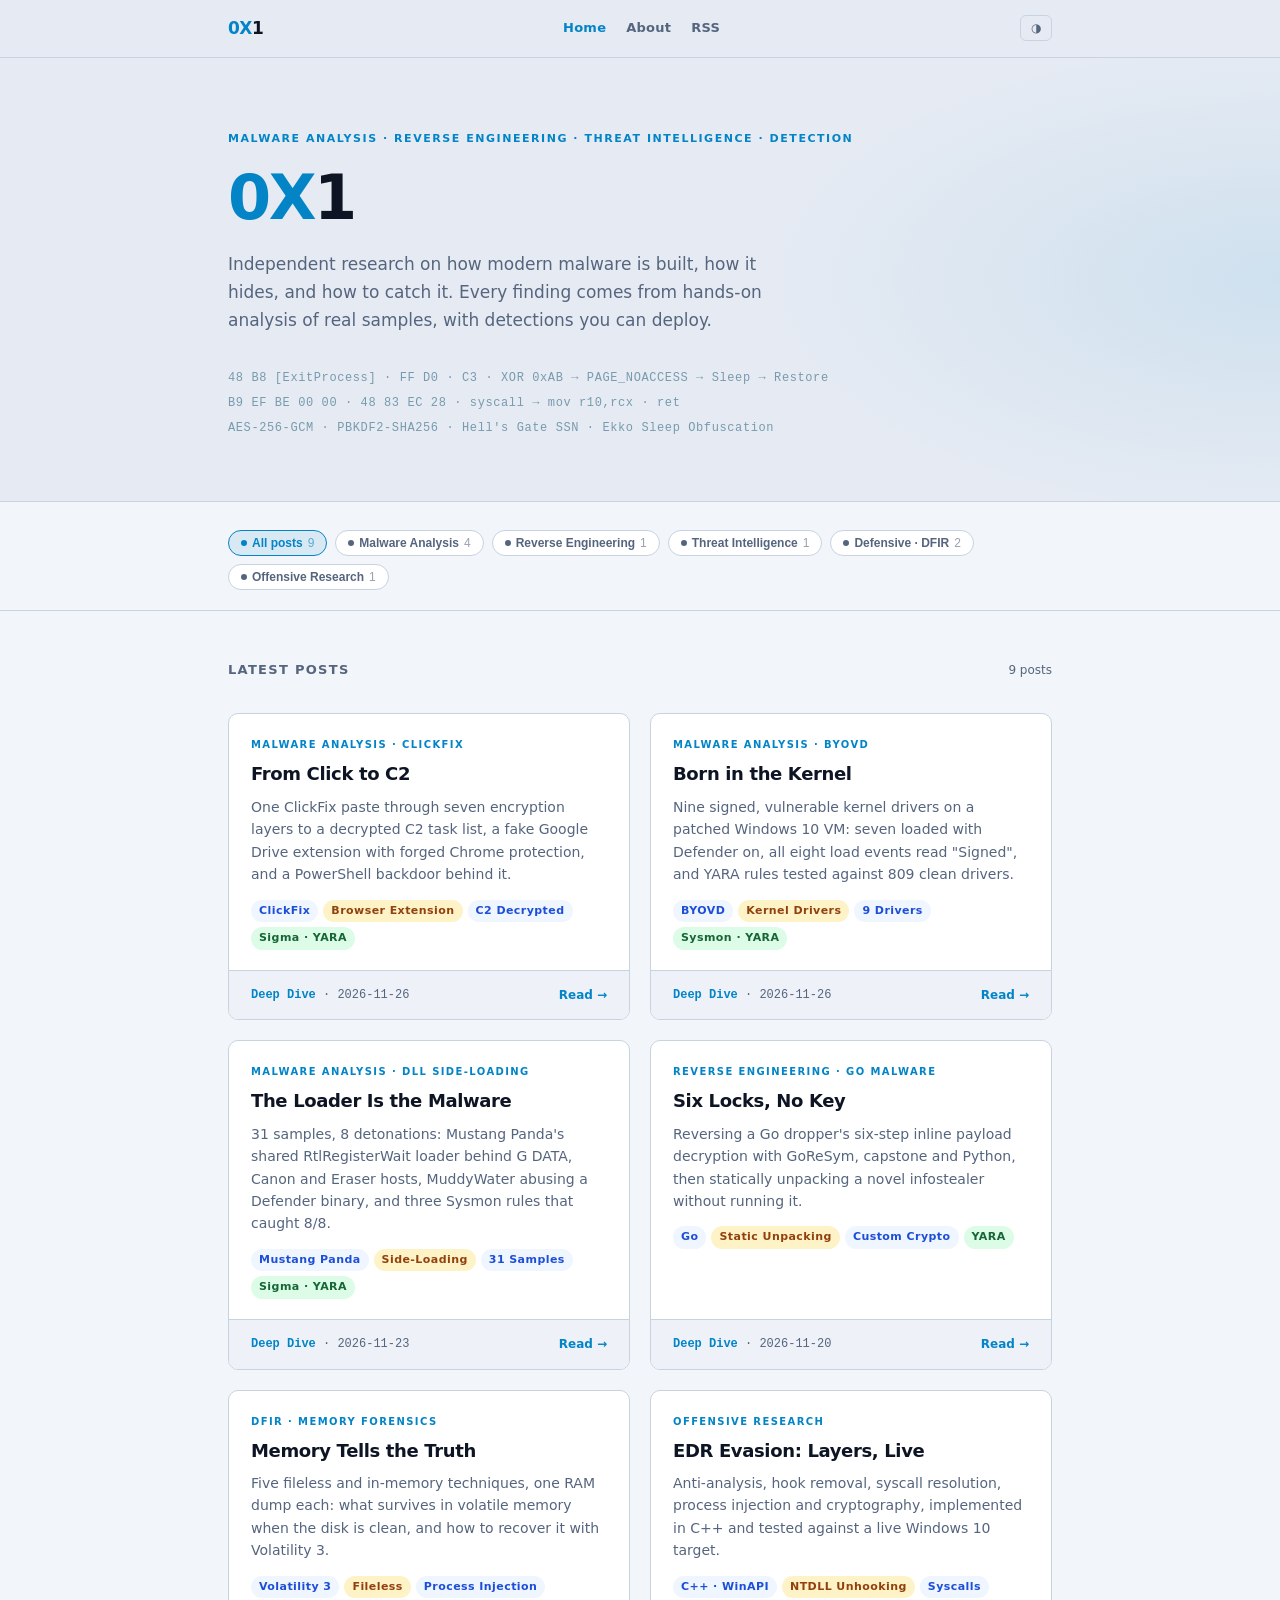
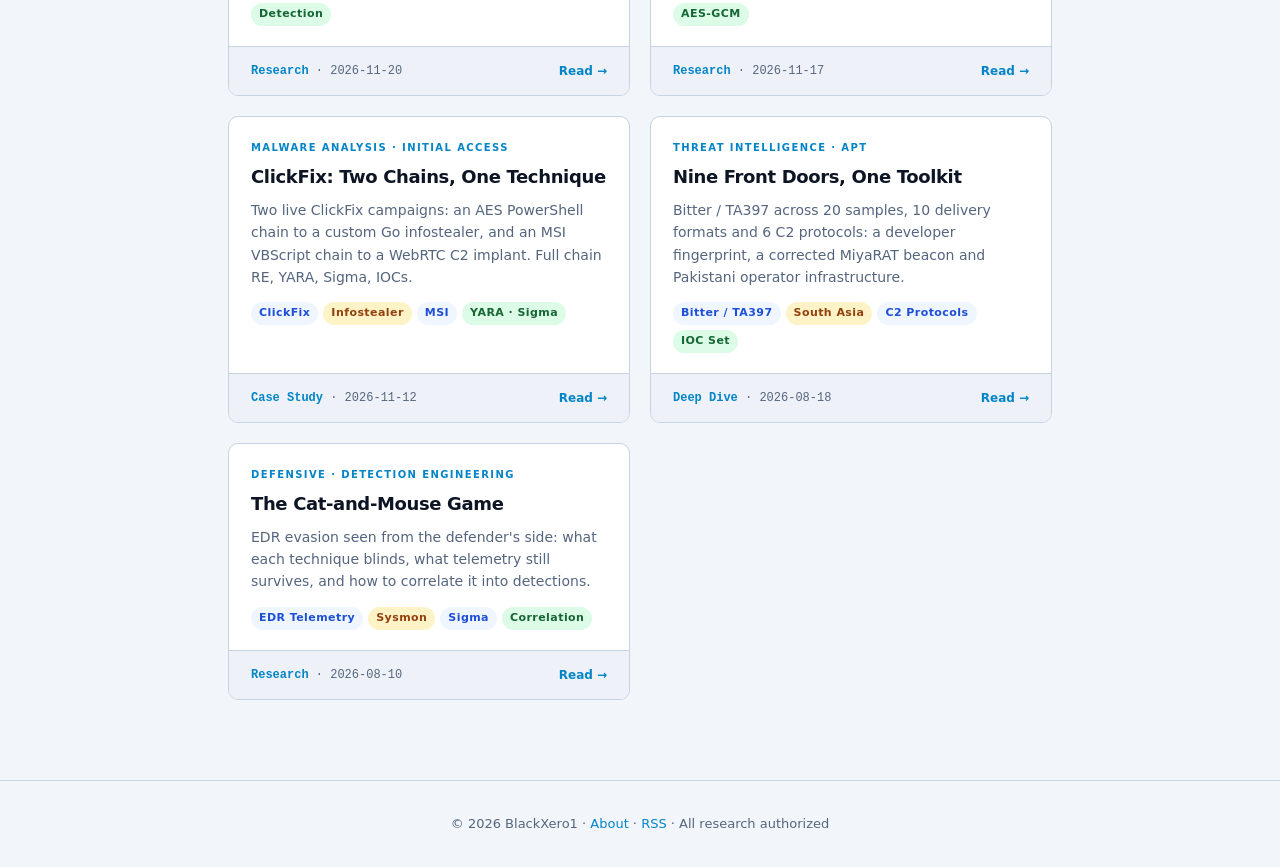
<file: index.html>
<!DOCTYPE html>
<html lang="en">
<head>
<meta charset="UTF-8">
<meta name="viewport" content="width=device-width, initial-scale=1.0">
<title>0X1 — Security Research</title>
<meta name="description" content="Hands-on offensive security research, malware analysis, and reverse engineering write-ups by BlackXero1. Every code snippet compiled, every output from a real run.">
<meta name="author" content="BlackXero1">
<meta property="og:title" content="0X1 — Security Research">
<meta property="og:description" content="Malware analysis, EDR evasion, reverse engineering and threat intelligence research.">
<meta property="og:type" content="website">
<meta property="og:url" content="https://blackxero1.github.io/0X1/">
<meta property="og:site_name" content="0X1">
<meta name="twitter:card" content="summary">
<link rel="icon" href="/0X1/favicon.svg" type="image/svg+xml">
<link rel="canonical" href="https://blackxero1.github.io/0X1/">
<style>
:root {
  --bg:          #F2F5F9;
  --bg-alt:      #E6EBF3;
  --surface:     #FFFFFF;
  --surface-2:   #EEF2F8;
  --border:      #C8D3E2;
  --text:        #0D1423;
  --text-muted:  #55657E;
  --accent:      #0284C7;
  --accent-glow: rgba(2,132,199,0.10);
  --accent-warm: #B8520E;
  --code-bg:     #12192B;
  --code-text:   #CDD5E0;
  --code-dim:    #6B7FA0;
  --code-hi:     #79D4F1;
  --hero-bytes:  #0A4D6B;
  --pass:        #16A34A;
  --warn:        #B8520E;
  --tag-pass-bg: #DCFCE7; --tag-pass-fg: #166534;
  --tag-warn-bg: #FEF3C7; --tag-warn-fg: #92400E;
  --tag-note-bg: #EFF6FF; --tag-note-fg: #1D4ED8;
}
@media (prefers-color-scheme: dark) {
  :root:not([data-theme="light"]) {
    --bg: #08090D; --bg-alt: #0C0F18;
    --surface: #10141F; --surface-2: #161D2E;
    --border: #1E2A40;
    --text: #D4DCE8; --text-muted: #7A8AA0;
    --accent: #00B4D8; --accent-glow: rgba(0,180,216,0.10);
    --accent-warm: #F4A261;
    --code-bg: #0B0D13; --code-text: #CDD5E0;
    --code-dim: #4A5A72; --code-hi: #79D4F1;
    --hero-bytes: #79D4F1;
    --pass: #3FB950; --warn: #F4A261;
    --tag-pass-bg: rgba(63,185,80,0.12); --tag-pass-fg: #3FB950;
    --tag-warn-bg: rgba(244,162,97,0.10); --tag-warn-fg: #F4A261;
    --tag-note-bg: rgba(0,180,216,0.10); --tag-note-fg: #00B4D8;
  }
}
:root[data-theme="dark"] {
  --bg:#08090D;--bg-alt:#0C0F18;--surface:#10141F;--surface-2:#161D2E;
  --border:#1E2A40;--text:#D4DCE8;--text-muted:#7A8AA0;
  --accent:#00B4D8;--accent-glow:rgba(0,180,216,0.10);--accent-warm:#F4A261;
  --code-bg:#0B0D13;--code-text:#CDD5E0;--code-dim:#4A5A72;--code-hi:#79D4F1;
  --hero-bytes:#79D4F1;--pass:#3FB950;--warn:#F4A261;
  --tag-pass-bg:rgba(63,185,80,0.12);--tag-pass-fg:#3FB950;
  --tag-warn-bg:rgba(244,162,97,0.10);--tag-warn-fg:#F4A261;
  --tag-note-bg:rgba(0,180,216,0.10);--tag-note-fg:#00B4D8;
}
*,*::before,*::after{box-sizing:border-box;margin:0;padding:0}
body{background:var(--bg);color:var(--text);font-family:system-ui,-apple-system,"Segoe UI",Helvetica,Arial,sans-serif;font-size:16px;line-height:1.7;-webkit-font-smoothing:antialiased}
a{color:var(--accent);text-decoration:none}
a:hover{text-decoration:underline}
.container{max-width:880px;margin:0 auto;padding:0 28px}

/* ── Topnav ── */
.topnav{background:var(--bg-alt);border-bottom:1px solid var(--border);padding:14px 0}
.topnav .container{display:flex;align-items:center;justify-content:space-between;gap:16px}
.nav-brand{font-size:17px;font-weight:800;letter-spacing:-.03em;color:var(--text)}
.nav-brand span{color:var(--accent)}
.nav-links{display:flex;gap:20px}
.nav-links a{font-size:13px;font-weight:600;color:var(--text-muted);letter-spacing:.02em;transition:color .15s}
.nav-links a:hover,.nav-links a.active{color:var(--accent);text-decoration:none}
.theme-toggle{background:none;border:1px solid var(--border);border-radius:6px;padding:5px 10px;font-size:12px;color:var(--text-muted);cursor:pointer;transition:border-color .15s}
.theme-toggle:hover{border-color:var(--accent);color:var(--accent)}

/* ── Hero ── */
.hero{background:var(--bg-alt);border-bottom:1px solid var(--border);padding:72px 0 60px;position:relative;overflow:hidden}
.hero::before{content:"";position:absolute;inset:0;background:radial-gradient(ellipse 60% 80% at 100% 50%,var(--accent-glow),transparent 70%);pointer-events:none}
.hero-eyebrow{font-size:11px;font-weight:600;letter-spacing:.14em;text-transform:uppercase;color:var(--accent);margin-bottom:16px}
.hero-title{font-size:clamp(36px,6vw,62px);font-weight:800;line-height:1.05;letter-spacing:-.04em;color:var(--text);margin-bottom:20px}
.hero-title span{color:var(--accent)}
.hero-subtitle{font-size:17px;color:var(--text-muted);max-width:580px;line-height:1.65;margin-bottom:28px}
.hero-bytes{font-family:"Cascadia Code","Fira Code",Consolas,monospace;font-size:clamp(10px,1.5vw,12px);letter-spacing:.05em;color:var(--hero-bytes);opacity:.5;line-height:2.1;margin-top:32px;user-select:none}

/* ── Category nav ── */
.cat-bar{padding:28px 0 20px;border-bottom:1px solid var(--border)}
.cat-bar .container{display:flex;gap:8px;flex-wrap:wrap;align-items:center}
.cat-pill{display:inline-flex;align-items:center;gap:5px;font-size:12px;font-weight:600;padding:5px 12px;border-radius:20px;border:1px solid var(--border);color:var(--text-muted);cursor:pointer;background:var(--surface);transition:all .15s;user-select:none}
.cat-pill:hover,.cat-pill.active{border-color:var(--accent);color:var(--accent);background:var(--accent-glow)}
.cat-pill .dot{width:6px;height:6px;border-radius:50%;background:currentColor}

/* ── Post grid ── */
.posts-section{padding:48px 0 80px}
.posts-header{display:flex;align-items:baseline;justify-content:space-between;margin-bottom:32px;flex-wrap:wrap;gap:8px}
.posts-header h2{font-size:13px;font-weight:700;letter-spacing:.10em;text-transform:uppercase;color:var(--text-muted)}
.posts-count{font-size:12px;color:var(--text-muted)}
.post-grid{display:grid;grid-template-columns:repeat(auto-fill,minmax(320px,1fr));gap:20px}
.post-card{background:var(--surface);border:1px solid var(--border);border-radius:10px;overflow:hidden;display:flex;flex-direction:column;transition:border-color .15s,box-shadow .15s}
.post-card:hover{border-color:var(--accent);box-shadow:0 0 0 3px var(--accent-glow)}
.post-card-top{padding:22px 22px 16px;flex:1}
.post-eyebrow{font-size:10px;font-weight:700;letter-spacing:.14em;text-transform:uppercase;color:var(--accent);margin-bottom:10px}
.post-title{font-size:18px;font-weight:700;letter-spacing:-.02em;line-height:1.25;color:var(--text);margin-bottom:10px}
.post-desc{font-size:14px;color:var(--text-muted);line-height:1.6;margin-bottom:14px}
.post-tags{display:flex;flex-wrap:wrap;gap:5px;margin-bottom:4px}
.tag{font-size:11px;font-weight:600;padding:2px 8px;border-radius:12px;letter-spacing:.04em}
.tag-pass{background:var(--tag-pass-bg);color:var(--tag-pass-fg)}
.tag-warn{background:var(--tag-warn-bg);color:var(--tag-warn-fg)}
.tag-note{background:var(--tag-note-bg);color:var(--tag-note-fg)}
.post-card-foot{padding:14px 22px;border-top:1px solid var(--border);display:flex;align-items:center;justify-content:space-between;background:var(--surface-2)}
.post-type{font-weight:700;color:var(--accent)}
.pill-n{opacity:.6;font-weight:500}
.post-date{font-size:12px;color:var(--text-muted);font-family:"Cascadia Code","Fira Code",Consolas,monospace}
.post-read{font-size:12px;font-weight:600;color:var(--accent);display:flex;align-items:center;gap:4px}
.post-read::after{content:"→";transition:transform .15s}
.post-card:hover .post-read::after{transform:translateX(3px)}

/* ── Coming soon card ── */
.post-card.soon{opacity:.55;pointer-events:none}
.post-card.soon .post-eyebrow{color:var(--text-muted)}

/* ── Empty state ── */
.empty{padding:60px 0;text-align:center;color:var(--text-muted);font-size:14px;display:none}
.empty.show{display:block}

/* ── Footer ── */
footer{border-top:1px solid var(--border);padding:32px 0;text-align:center;color:var(--text-muted);font-size:13px}
footer a{color:var(--accent)}

@media(max-width:600px){
  .hero{padding:48px 0 40px}
  .post-grid{grid-template-columns:1fr}
  .nav-links{gap:12px}
}
</style>
<link rel="alternate" type="application/rss+xml" title="0X1 RSS" href="/0X1/feed.xml">
</head>
<body>

<nav class="topnav">
  <div class="container">
    <a href="/0X1/" class="nav-brand"><span>0X</span>1</a>
    <div class="nav-links">
      <a href="/0X1/" class="active">Home</a>
      <a href="/0X1/about.html">About</a>
      <a href="/0X1/feed.xml">RSS</a>
    </div>
    <button class="theme-toggle" onclick="toggleTheme()" aria-label="Toggle theme">◑</button>
  </div>
</nav>

<header class="hero">
  <div class="container">
    <div class="hero-eyebrow">Malware Analysis · Reverse Engineering · Threat Intelligence · Detection</div>
    <h1 class="hero-title"><span>0X</span>1</h1>
    <p class="hero-subtitle">
      Independent research on how modern malware is built, how it hides, and how to catch it. Every finding comes from hands-on analysis of real samples, with detections you can deploy.
    </p>
    <div class="hero-bytes">
      48 B8 [ExitProcess] · FF D0 · C3 · XOR 0xAB → PAGE_NOACCESS → Sleep → Restore<br>
      B9 EF BE 00 00 · 48 83 EC 28 · syscall → mov r10,rcx · ret<br>
      AES-256-GCM · PBKDF2-SHA256 · Hell's Gate SSN · Ekko Sleep Obfuscation
    </div>
  </div>
</header>

<div class="cat-bar">
  <div class="container">
    <button class="cat-pill active" data-cat="all"><span class="dot"></span>All posts <span class="pill-n"></span></button>
    <button class="cat-pill" data-cat="malware"><span class="dot"></span>Malware Analysis <span class="pill-n"></span></button>
    <button class="cat-pill" data-cat="re"><span class="dot"></span>Reverse Engineering <span class="pill-n"></span></button>
    <button class="cat-pill" data-cat="ti"><span class="dot"></span>Threat Intelligence <span class="pill-n"></span></button>
    <button class="cat-pill" data-cat="defensive"><span class="dot"></span>Defensive · DFIR <span class="pill-n"></span></button>
    <button class="cat-pill" data-cat="offensive"><span class="dot"></span>Offensive Research <span class="pill-n"></span></button>
  </div>
</div>

<div class="posts-section">
  <div class="container">
    <div class="posts-header">
      <h2>Latest Posts</h2>
      <span class="posts-count" id="count"></span>
    </div>

    <div class="post-grid" id="grid">
      <article class="post-card" data-cat="malware">
        <div class="post-card-top">
          <div class="post-eyebrow">Malware Analysis · ClickFix</div>
          <h3 class="post-title">From Click to C2</h3>
          <p class="post-desc">One ClickFix paste through seven encryption layers to a decrypted C2 task list, a fake Google Drive extension with forged Chrome protection, and a PowerShell backdoor behind it.</p>
          <div class="post-tags">
            <span class="tag tag-note">ClickFix</span>
            <span class="tag tag-warn">Browser Extension</span>
            <span class="tag tag-note">C2 Decrypted</span>
            <span class="tag tag-pass">Sigma · YARA</span>
          </div>
        </div>
        <div class="post-card-foot">
          <span class="post-date"><span class="post-type">Deep Dive</span> · 2026-11-26</span>
          <a href="/0X1/malware-analysis/from-click-to-c2.html" class="post-read">Read</a>
        </div>
      </article>

      <article class="post-card" data-cat="malware">
        <div class="post-card-top">
          <div class="post-eyebrow">Malware Analysis · BYOVD</div>
          <h3 class="post-title">Born in the Kernel</h3>
          <p class="post-desc">Nine signed, vulnerable kernel drivers on a patched Windows 10 VM: seven loaded with Defender on, all eight load events read "Signed", and YARA rules tested against 809 clean drivers.</p>
          <div class="post-tags">
            <span class="tag tag-note">BYOVD</span>
            <span class="tag tag-warn">Kernel Drivers</span>
            <span class="tag tag-note">9 Drivers</span>
            <span class="tag tag-pass">Sysmon · YARA</span>
          </div>
        </div>
        <div class="post-card-foot">
          <span class="post-date"><span class="post-type">Deep Dive</span> · 2026-11-26</span>
          <a href="/0X1/malware-analysis/born-in-the-kernel.html" class="post-read">Read</a>
        </div>
      </article>

      <article class="post-card" data-cat="malware">
        <div class="post-card-top">
          <div class="post-eyebrow">Malware Analysis · DLL Side-Loading</div>
          <h3 class="post-title">The Loader Is the Malware</h3>
          <p class="post-desc">31 samples, 8 detonations: Mustang Panda's shared RtlRegisterWait loader behind G DATA, Canon and Eraser hosts, MuddyWater abusing a Defender binary, and three Sysmon rules that caught 8/8.</p>
          <div class="post-tags">
            <span class="tag tag-note">Mustang Panda</span>
            <span class="tag tag-warn">Side-Loading</span>
            <span class="tag tag-note">31 Samples</span>
            <span class="tag tag-pass">Sigma · YARA</span>
          </div>
        </div>
        <div class="post-card-foot">
          <span class="post-date"><span class="post-type">Deep Dive</span> · 2026-11-23</span>
          <a href="/0X1/malware-analysis/loader-is-the-malware.html" class="post-read">Read</a>
        </div>
      </article>


      <article class="post-card" data-cat="re">
        <div class="post-card-top">
          <div class="post-eyebrow">Reverse Engineering · Go Malware</div>
          <h3 class="post-title">Six Locks, No Key</h3>
          <p class="post-desc">Reversing a Go dropper's six-step inline payload decryption with GoReSym, capstone and Python, then statically unpacking a novel infostealer without running it.</p>
          <div class="post-tags">
            <span class="tag tag-note">Go</span>
            <span class="tag tag-warn">Static Unpacking</span>
            <span class="tag tag-note">Custom Crypto</span>
            <span class="tag tag-pass">YARA</span>
          </div>
        </div>
        <div class="post-card-foot">
          <span class="post-date"><span class="post-type">Deep Dive</span> · 2026-11-20</span>
          <a href="/0X1/reverse-engineering/go-dropper.html" class="post-read">Read</a>
        </div>
      </article>

      <article class="post-card" data-cat="defensive">
        <div class="post-card-top">
          <div class="post-eyebrow">DFIR · Memory Forensics</div>
          <h3 class="post-title">Memory Tells the Truth</h3>
          <p class="post-desc">Five fileless and in-memory techniques, one RAM dump each: what survives in volatile memory when the disk is clean, and how to recover it with Volatility 3.</p>
          <div class="post-tags">
            <span class="tag tag-note">Volatility 3</span>
            <span class="tag tag-warn">Fileless</span>
            <span class="tag tag-note">Process Injection</span>
            <span class="tag tag-pass">Detection</span>
          </div>
        </div>
        <div class="post-card-foot">
          <span class="post-date"><span class="post-type">Research</span> · 2026-11-20</span>
          <a href="/0X1/dfir/memory-forensics.html" class="post-read">Read</a>
        </div>
      </article>

      <article class="post-card" data-cat="offensive">
        <div class="post-card-top">
          <div class="post-eyebrow">Offensive Research</div>
          <h3 class="post-title">EDR Evasion: Layers, Live</h3>
          <p class="post-desc">Anti-analysis, hook removal, syscall resolution, process injection and cryptography, implemented in C++ and tested against a live Windows 10 target.</p>
          <div class="post-tags">
            <span class="tag tag-note">C++ · WinAPI</span>
            <span class="tag tag-warn">NTDLL Unhooking</span>
            <span class="tag tag-note">Syscalls</span>
            <span class="tag tag-pass">AES-GCM</span>
          </div>
        </div>
        <div class="post-card-foot">
          <span class="post-date"><span class="post-type">Research</span> · 2026-11-17</span>
          <a href="/0X1/offensive/edr.html" class="post-read">Read</a>
        </div>
      </article>

      <article class="post-card" data-cat="malware">
        <div class="post-card-top">
          <div class="post-eyebrow">Malware Analysis · Initial Access</div>
          <h3 class="post-title">ClickFix: Two Chains, One Technique</h3>
          <p class="post-desc">Two live ClickFix campaigns: an AES PowerShell chain to a custom Go infostealer, and an MSI VBScript chain to a WebRTC C2 implant. Full chain RE, YARA, Sigma, IOCs.</p>
          <div class="post-tags">
            <span class="tag tag-note">ClickFix</span>
            <span class="tag tag-warn">Infostealer</span>
            <span class="tag tag-note">MSI</span>
            <span class="tag tag-pass">YARA · Sigma</span>
          </div>
        </div>
        <div class="post-card-foot">
          <span class="post-date"><span class="post-type">Case Study</span> · 2026-11-12</span>
          <a href="/0X1/malware-analysis/clickfix.html" class="post-read">Read</a>
        </div>
      </article>

      <article class="post-card" data-cat="ti">
        <div class="post-card-top">
          <div class="post-eyebrow">Threat Intelligence · APT</div>
          <h3 class="post-title">Nine Front Doors, One Toolkit</h3>
          <p class="post-desc">Bitter / TA397 across 20 samples, 10 delivery formats and 6 C2 protocols: a developer fingerprint, a corrected MiyaRAT beacon and Pakistani operator infrastructure.</p>
          <div class="post-tags">
            <span class="tag tag-note">Bitter / TA397</span>
            <span class="tag tag-warn">South Asia</span>
            <span class="tag tag-note">C2 Protocols</span>
            <span class="tag tag-pass">IOC Set</span>
          </div>
        </div>
        <div class="post-card-foot">
          <span class="post-date"><span class="post-type">Deep Dive</span> · 2026-08-18</span>
          <a href="/0X1/malware-analysis/bitter-apt.html" class="post-read">Read</a>
        </div>
      </article>

      <article class="post-card" data-cat="defensive">
        <div class="post-card-top">
          <div class="post-eyebrow">Defensive · Detection Engineering</div>
          <h3 class="post-title">The Cat-and-Mouse Game</h3>
          <p class="post-desc">EDR evasion seen from the defender's side: what each technique blinds, what telemetry still survives, and how to correlate it into detections.</p>
          <div class="post-tags">
            <span class="tag tag-note">EDR Telemetry</span>
            <span class="tag tag-warn">Sysmon</span>
            <span class="tag tag-note">Sigma</span>
            <span class="tag tag-pass">Correlation</span>
          </div>
        </div>
        <div class="post-card-foot">
          <span class="post-date"><span class="post-type">Research</span> · 2026-08-10</span>
          <a href="/0X1/defensive/edr-evasion.html" class="post-read">Read</a>
        </div>
      </article>

    </div>

    <div class="empty" id="empty">No posts in this category yet.</div>
  </div>
</div>

<footer>
  <div class="container">
    <p>© 2026 BlackXero1 · <a href="/0X1/about.html">About</a> · <a href="/0X1/feed.xml">RSS</a> · All research authorized</p>
  </div>
</footer>

<script>
// Theme toggle
function toggleTheme(){
  const r=document.documentElement;
  const cur=r.getAttribute('data-theme')||
    (window.matchMedia('(prefers-color-scheme: dark)').matches?'dark':'light');
  r.setAttribute('data-theme',cur==='dark'?'light':'dark');
  localStorage.setItem('theme',r.getAttribute('data-theme'));
}
(function(){
  const saved=localStorage.getItem('theme');
  if(saved)document.documentElement.setAttribute('data-theme',saved);
})();

// Category filter
const pills=document.querySelectorAll('.cat-pill');
const cards=document.querySelectorAll('.post-card');
const count=document.getElementById('count');
const empty=document.getElementById('empty');

function updateCount(){
  const visible=[...cards].filter(c=>c.style.display!=='none'&&!c.classList.contains('soon'));
  count.textContent=visible.length+' post'+(visible.length!==1?'s':'');
}

pills.forEach(pill=>{
  pill.addEventListener('click',()=>{
    pills.forEach(p=>p.classList.remove('active'));
    pill.classList.add('active');
    const cat=pill.dataset.cat;
    let any=false;
    cards.forEach(card=>{
      const match=cat==='all'||card.dataset.cat===cat;
      card.style.display=match?'':'none';
      if(match&&!card.classList.contains('soon'))any=true;
    });
    empty.classList.toggle('show',!any);
    updateCount();
  });
});
pills.forEach(p=>{const c=p.dataset.cat;const n=c==='all'?cards.length:[...cards].filter(x=>x.dataset.cat===c).length;const el=p.querySelector('.pill-n');if(el)el.textContent=n;});
updateCount();
</script>
</body>
</html>
</file>
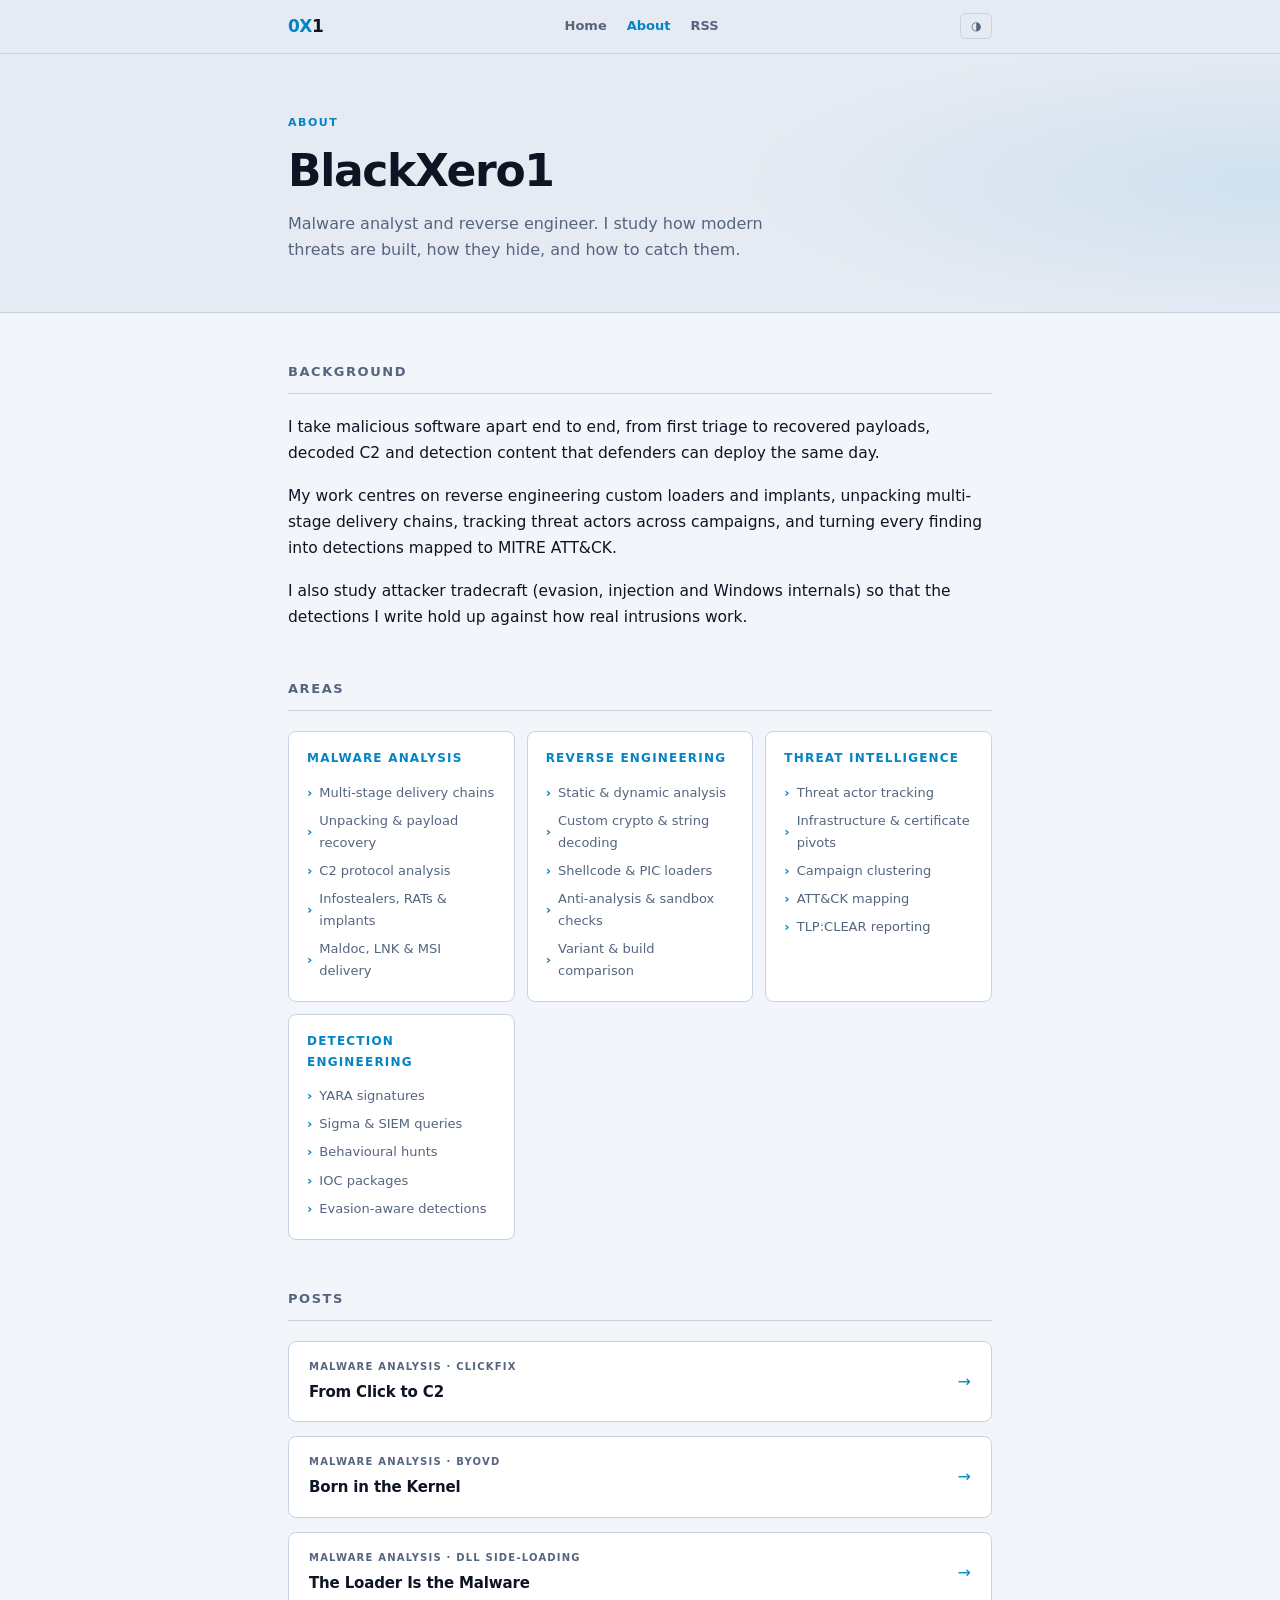
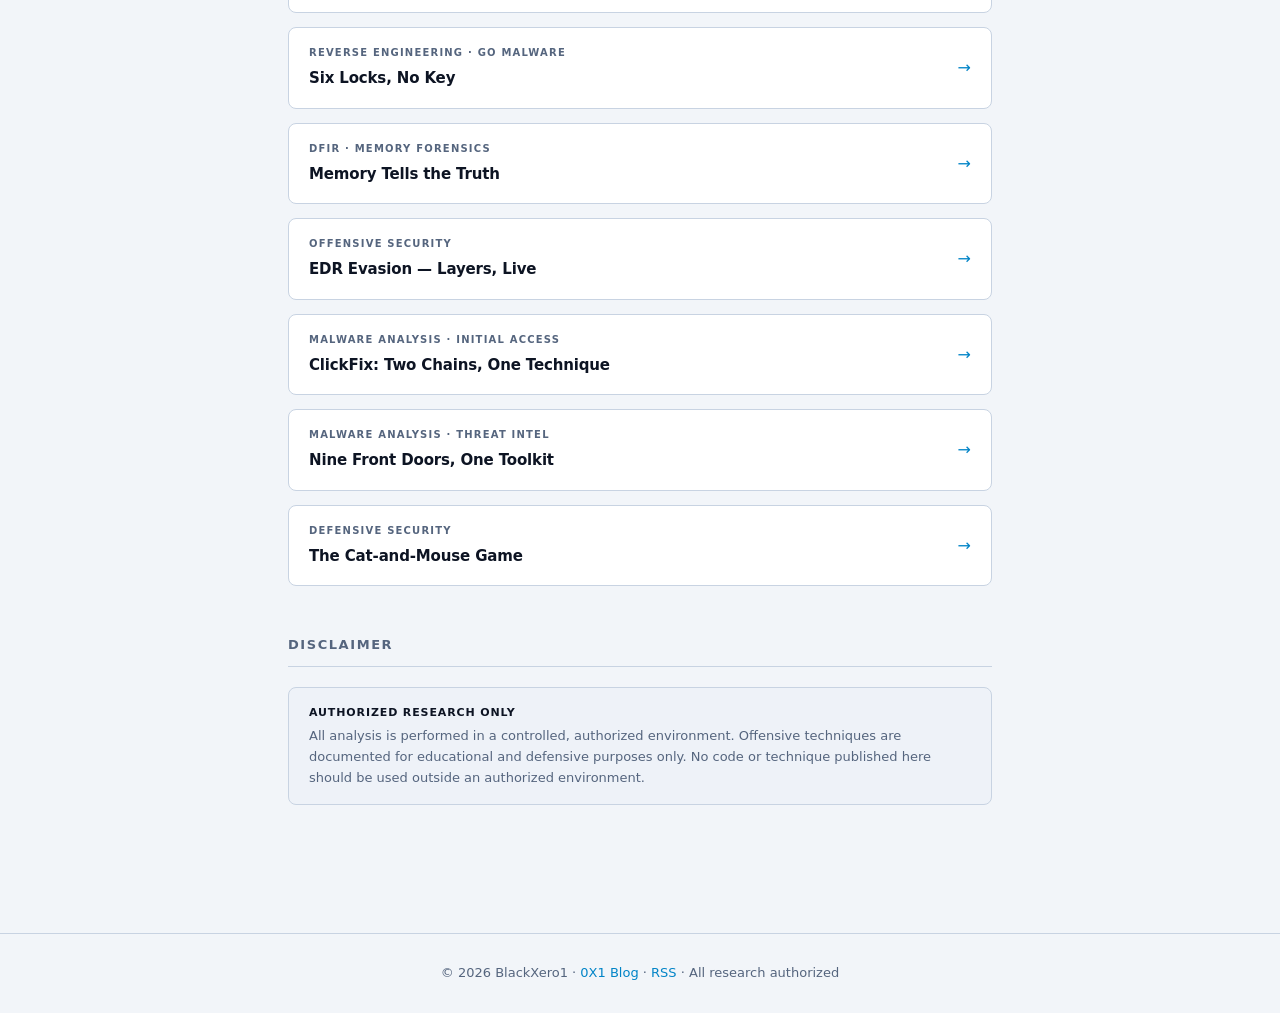
<file: about.html>
<!DOCTYPE html>
<html lang="en">
<head>
<meta charset="UTF-8">
<meta name="viewport" content="width=device-width, initial-scale=1.0">
<title>About — 0X1</title>
<meta name="description" content="BlackXero1 — senior malware analyst and reverse engineer. Offensive security research, EDR evasion, threat intelligence.">
<meta property="og:title" content="About — 0X1">
<meta property="og:url" content="https://blackxero1.github.io/0X1/about.html">
<meta property="og:site_name" content="0X1">
<link rel="icon" href="/0X1/favicon.svg" type="image/svg+xml">
<link rel="canonical" href="https://blackxero1.github.io/0X1/about.html">
<style>
:root{
  --bg:#F2F5F9;--bg-alt:#E6EBF3;--surface:#FFFFFF;--surface-2:#EEF2F8;
  --border:#C8D3E2;--text:#0D1423;--text-muted:#55657E;
  --accent:#0284C7;--accent-glow:rgba(2,132,199,0.10);
  --code-bg:#12192B;--code-text:#CDD5E0;--code-dim:#6B7FA0;--hero-bytes:#0A4D6B;
  --pass:#16A34A;--tag-pass-bg:#DCFCE7;--tag-pass-fg:#166534;
  --tag-note-bg:#EFF6FF;--tag-note-fg:#1D4ED8;
}
@media(prefers-color-scheme:dark){
  :root:not([data-theme="light"]){
    --bg:#08090D;--bg-alt:#0C0F18;--surface:#10141F;--surface-2:#161D2E;
    --border:#1E2A40;--text:#D4DCE8;--text-muted:#7A8AA0;
    --accent:#00B4D8;--accent-glow:rgba(0,180,216,0.10);
    --code-bg:#0B0D13;--hero-bytes:#79D4F1;
    --pass:#3FB950;--tag-pass-bg:rgba(63,185,80,0.12);--tag-pass-fg:#3FB950;
    --tag-note-bg:rgba(0,180,216,0.10);--tag-note-fg:#00B4D8;
  }
}
:root[data-theme="dark"]{
  --bg:#08090D;--bg-alt:#0C0F18;--surface:#10141F;--surface-2:#161D2E;
  --border:#1E2A40;--text:#D4DCE8;--text-muted:#7A8AA0;
  --accent:#00B4D8;--accent-glow:rgba(0,180,216,0.10);
  --code-bg:#0B0D13;--hero-bytes:#79D4F1;
  --pass:#3FB950;--tag-pass-bg:rgba(63,185,80,0.12);--tag-pass-fg:#3FB950;
  --tag-note-bg:rgba(0,180,216,0.10);--tag-note-fg:#00B4D8;
}
*,*::before,*::after{box-sizing:border-box;margin:0;padding:0}
body{background:var(--bg);color:var(--text);font-family:system-ui,-apple-system,"Segoe UI",sans-serif;font-size:16px;line-height:1.7;-webkit-font-smoothing:antialiased}
a{color:var(--accent);text-decoration:none}
a:hover{text-decoration:underline}
.container{max-width:760px;margin:0 auto;padding:0 28px}

/* nav */
nav{background:var(--bg-alt);border-bottom:1px solid var(--border);padding:12px 0;position:sticky;top:0;z-index:100}
nav .container{display:flex;align-items:center;justify-content:space-between;gap:16px}
.nav-brand{font-size:17px;font-weight:800;letter-spacing:-.03em;color:var(--text)}
.nav-brand span{color:var(--accent)}
.nav-links{display:flex;gap:20px}
.nav-links a{font-size:13px;font-weight:600;color:var(--text-muted)}
.nav-links a:hover,.nav-links a.active{color:var(--accent);text-decoration:none}
.theme-btn{background:none;border:1px solid var(--border);border-radius:6px;padding:5px 10px;font-size:12px;color:var(--text-muted);cursor:pointer}
.theme-btn:hover{border-color:var(--accent);color:var(--accent)}

/* hero */
.hero{background:var(--bg-alt);border-bottom:1px solid var(--border);padding:60px 0 48px;position:relative;overflow:hidden}
.hero::before{content:"";position:absolute;inset:0;background:radial-gradient(ellipse 60% 80% at 100% 50%,var(--accent-glow),transparent 70%);pointer-events:none}
.hero-eyebrow{font-size:11px;font-weight:600;letter-spacing:.14em;text-transform:uppercase;color:var(--accent);margin-bottom:14px}
.hero-title{font-size:clamp(28px,5vw,44px);font-weight:800;line-height:1.1;letter-spacing:-.03em;margin-bottom:16px}
.hero-sub{font-size:16px;color:var(--text-muted);max-width:520px;line-height:1.65}

/* content */
.content{padding:48px 0 80px}
.section{margin-bottom:48px}
.section h2{font-size:13px;font-weight:700;letter-spacing:.12em;text-transform:uppercase;color:var(--text-muted);margin-bottom:20px;padding-bottom:10px;border-bottom:1px solid var(--border)}
.bio p{font-size:15.5px;color:var(--text);margin-bottom:16px}

/* skill grid */
.skill-grid{display:grid;grid-template-columns:repeat(auto-fill,minmax(200px,1fr));gap:12px}
.skill-card{background:var(--surface);border:1px solid var(--border);border-radius:8px;padding:16px 18px}
.skill-card h3{font-size:12px;font-weight:700;letter-spacing:.10em;text-transform:uppercase;color:var(--accent);margin-bottom:10px}
.skill-card ul{list-style:none;padding:0}
.skill-card ul li{font-size:13px;color:var(--text-muted);padding:3px 0;display:flex;align-items:center;gap:7px}
.skill-card ul li::before{content:"›";color:var(--accent);font-weight:700}

/* tool table */
.tool-block{background:var(--surface);border:1px solid var(--border);border-radius:8px;overflow:hidden;margin-bottom:12px}
.tool-block-label{background:var(--surface-2);border-bottom:1px solid var(--border);padding:8px 16px;font-size:11px;font-weight:700;letter-spacing:.10em;text-transform:uppercase;color:var(--text-muted)}
.tool-row{display:flex;flex-wrap:wrap;gap:6px;padding:12px 16px}
.tag{font-size:11px;font-weight:600;padding:3px 9px;border-radius:12px;letter-spacing:.04em;background:var(--tag-note-bg);color:var(--tag-note-fg)}

/* posts list */
.post-list{display:flex;flex-direction:column;gap:14px}
.post-row{background:var(--surface);border:1px solid var(--border);border-radius:8px;padding:16px 20px;display:flex;align-items:center;justify-content:space-between;gap:12px;transition:border-color .15s}
.post-row:hover{border-color:var(--accent)}
.post-row-left .eyebrow{font-size:10px;font-weight:700;letter-spacing:.12em;text-transform:uppercase;color:var(--text-muted);margin-bottom:5px}
.post-row-left .title{font-size:15px;font-weight:700;color:var(--text);letter-spacing:-.01em}
.arrow{color:var(--accent);font-size:16px;flex-shrink:0;transition:transform .15s}
.post-row:hover .arrow{transform:translateX(3px)}

/* disclaimer */
.disclaimer{background:var(--surface-2);border:1px solid var(--border);border-radius:8px;padding:16px 20px;font-size:13px;color:var(--text-muted);line-height:1.6}
.disclaimer strong{color:var(--text);display:block;margin-bottom:4px;font-size:11px;letter-spacing:.08em;text-transform:uppercase}

footer{border-top:1px solid var(--border);padding:28px 0;text-align:center;color:var(--text-muted);font-size:13px}
footer a{color:var(--accent)}
@media(max-width:580px){.hero{padding:40px 0 32px}.skill-grid{grid-template-columns:1fr 1fr}}
</style>
<link rel="alternate" type="application/rss+xml" title="0X1 RSS" href="/0X1/feed.xml">
</head>
<body>
<script>(function(){const s=localStorage.getItem('theme');if(s)document.documentElement.setAttribute('data-theme',s)})();</script>

<nav>
  <div class="container">
    <a href="/0X1/" class="nav-brand"><span>0X</span>1</a>
    <div class="nav-links">
      <a href="/0X1/">Home</a>
      <a href="/0X1/about.html" class="active">About</a>
      <a href="/0X1/feed.xml">RSS</a>
    </div>
    <button class="theme-btn" onclick="(function(){const r=document.documentElement;const c=r.getAttribute('data-theme')||(matchMedia('(prefers-color-scheme:dark)').matches?'dark':'light');r.setAttribute('data-theme',c==='dark'?'light':'dark');localStorage.setItem('theme',r.getAttribute('data-theme'))})()">◑</button>
  </div>
</nav>

<header class="hero">
  <div class="container">
    <div class="hero-eyebrow">About</div>
    <h1 class="hero-title">BlackXero1</h1>
    <p class="hero-sub">Malware analyst and reverse engineer. I study how modern threats are built, how they hide, and how to catch them.</p>
  </div>
</header>

<div class="content">
  <div class="container">

    <div class="section bio">
      <h2>Background</h2>
      <p>I take malicious software apart end to end, from first triage to recovered payloads, decoded C2 and detection content that defenders can deploy the same day.</p>
      <p>My work centres on reverse engineering custom loaders and implants, unpacking multi-stage delivery chains, tracking threat actors across campaigns, and turning every finding into detections mapped to MITRE ATT&amp;CK.</p>
      <p>I also study attacker tradecraft (evasion, injection and Windows internals) so that the detections I write hold up against how real intrusions work.</p>
    </div>

    <div class="section">
      <h2>Areas</h2>
      <div class="skill-grid">
        <div class="skill-card">
          <h3>Malware Analysis</h3>
          <ul>
            <li>Multi-stage delivery chains</li>
            <li>Unpacking &amp; payload recovery</li>
            <li>C2 protocol analysis</li>
            <li>Infostealers, RATs &amp; implants</li>
            <li>Maldoc, LNK &amp; MSI delivery</li>
          </ul>
        </div>
        <div class="skill-card">
          <h3>Reverse Engineering</h3>
          <ul>
            <li>Static &amp; dynamic analysis</li>
            <li>Custom crypto &amp; string decoding</li>
            <li>Shellcode &amp; PIC loaders</li>
            <li>Anti-analysis &amp; sandbox checks</li>
            <li>Variant &amp; build comparison</li>
          </ul>
        </div>
        <div class="skill-card">
          <h3>Threat Intelligence</h3>
          <ul>
            <li>Threat actor tracking</li>
            <li>Infrastructure &amp; certificate pivots</li>
            <li>Campaign clustering</li>
            <li>ATT&amp;CK mapping</li>
            <li>TLP:CLEAR reporting</li>
          </ul>
        </div>
        <div class="skill-card">
          <h3>Detection Engineering</h3>
          <ul>
            <li>YARA signatures</li>
            <li>Sigma &amp; SIEM queries</li>
            <li>Behavioural hunts</li>
            <li>IOC packages</li>
            <li>Evasion-aware detections</li>
          </ul>
        </div>
      </div>
    </div>

    <div class="section">
      <h2>Posts</h2>
      <div class="post-list">
        <a href="/0X1/malware-analysis/from-click-to-c2.html" class="post-row">
          <div class="post-row-left">
            <div class="eyebrow">Malware Analysis · ClickFix</div>
            <div class="title">From Click to C2</div>
          </div>
          <span class="arrow">→</span>
        </a>
        <a href="/0X1/malware-analysis/born-in-the-kernel.html" class="post-row">
          <div class="post-row-left">
            <div class="eyebrow">Malware Analysis · BYOVD</div>
            <div class="title">Born in the Kernel</div>
          </div>
          <span class="arrow">→</span>
        </a>
        <a href="/0X1/malware-analysis/loader-is-the-malware.html" class="post-row">
          <div class="post-row-left">
            <div class="eyebrow">Malware Analysis · DLL Side-Loading</div>
            <div class="title">The Loader Is the Malware</div>
          </div>
          <span class="arrow">→</span>
        </a>
        <a href="/0X1/reverse-engineering/go-dropper.html" class="post-row">
          <div class="post-row-left">
            <div class="eyebrow">Reverse Engineering · Go Malware</div>
            <div class="title">Six Locks, No Key</div>
          </div>
          <span class="arrow">→</span>
        </a>
        <a href="/0X1/dfir/memory-forensics.html" class="post-row">
          <div class="post-row-left">
            <div class="eyebrow">DFIR · Memory Forensics</div>
            <div class="title">Memory Tells the Truth</div>
          </div>
          <span class="arrow">→</span>
        </a>
        <a href="/0X1/offensive/edr.html" class="post-row">
          <div class="post-row-left">
            <div class="eyebrow">Offensive Security</div>
            <div class="title">EDR Evasion — Layers, Live</div>
          </div>
          <span class="arrow">→</span>
        </a>
        <a href="/0X1/malware-analysis/clickfix.html" class="post-row">
          <div class="post-row-left">
            <div class="eyebrow">Malware Analysis · Initial Access</div>
            <div class="title">ClickFix: Two Chains, One Technique</div>
          </div>
          <span class="arrow">→</span>
        </a>
        <a href="/0X1/malware-analysis/bitter-apt.html" class="post-row">
          <div class="post-row-left">
            <div class="eyebrow">Malware Analysis · Threat Intel</div>
            <div class="title">Nine Front Doors, One Toolkit</div>
          </div>
          <span class="arrow">→</span>
        </a>
        <a href="/0X1/defensive/edr-evasion.html" class="post-row">
          <div class="post-row-left">
            <div class="eyebrow">Defensive Security</div>
            <div class="title">The Cat-and-Mouse Game</div>
          </div>
          <span class="arrow">→</span>
        </a>
      </div>
    </div>

    <div class="section">
      <h2>Disclaimer</h2>
      <div class="disclaimer">
        <strong>Authorized Research Only</strong>
        All analysis is performed in a controlled, authorized environment. Offensive techniques are documented for educational and defensive purposes only. No code or technique published here should be used outside an authorized environment.
      </div>
    </div>

  </div>
</div>

<footer>
  <div class="container">
    <p>© 2026 BlackXero1 · <a href="/0X1/">0X1 Blog</a> · <a href="/0X1/feed.xml">RSS</a> · All research authorized</p>
  </div>
</footer>
</body>
</html>
</file>
